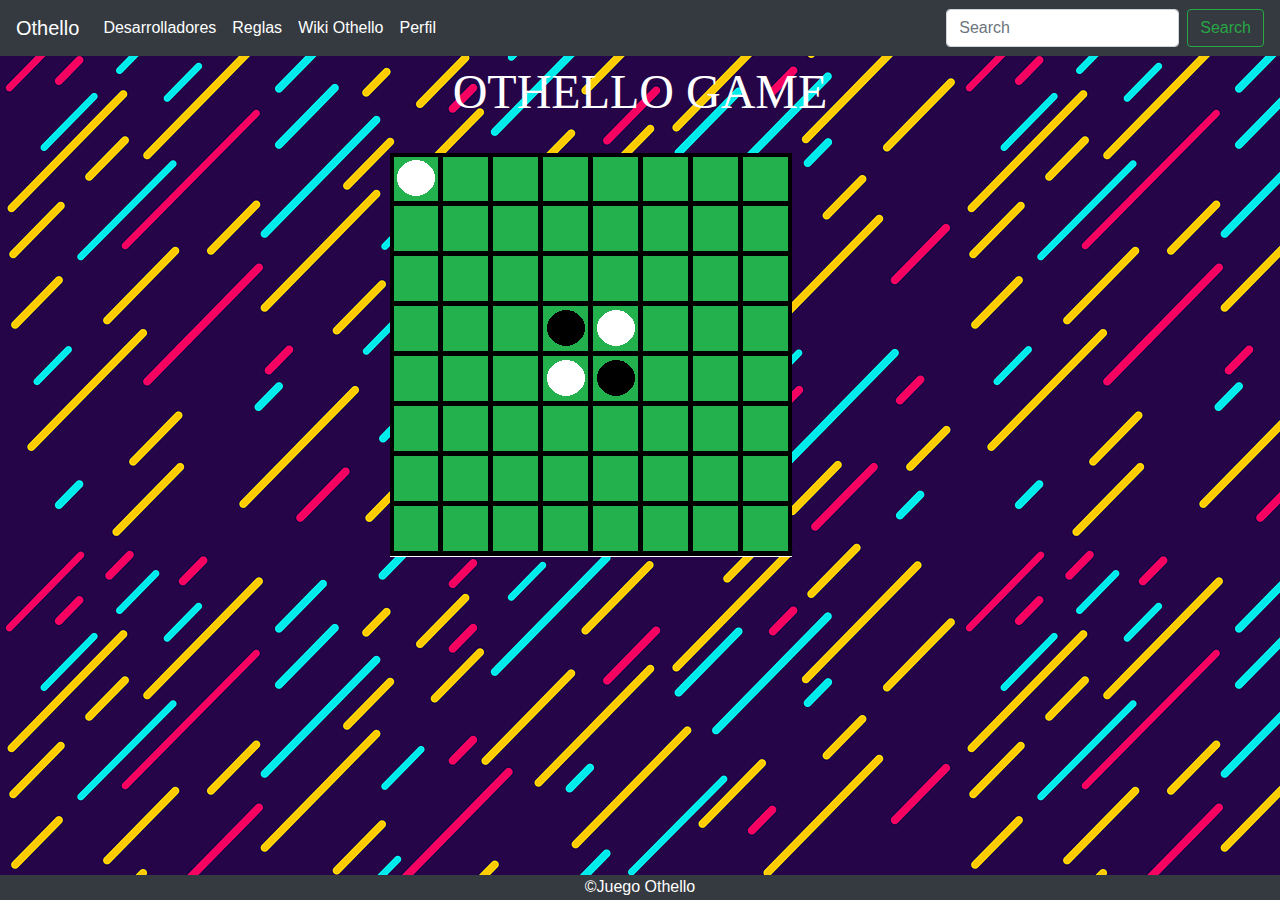
<file: public/index.html>
<html>

<head>
    <title>juego de Othello</title>
    <link rel="shortcut icon" href="imagenes/Ying.ico" />
    <link type="text/css" rel="stylesheet" href="css/bootstrap.min.css">
    <link type="text/css" rel="stylesheet" href="css/style.css">
</head>

<Body background="imagenes/Rayos.png">
    <nav class="navbar navbar-expand-lg navbar-dark bg-dark">
        <a class="navbar-brand" href="index.html">Othello</a>
        <button class="navbar-toggler" type="button" data-toggle="collapse" data-target="#navbarSupportedContent" aria-controls="navbarSupportedContent" aria-expanded="false" aria-label="Toggle navigation">
                      <span class="navbar-toggler-icon"></span>
                    </button>

        <div class="collapse navbar-collapse" id="navbarSupportedContent">
            <ul class="navbar-nav mr-auto">
                <li class="nav-item active">
                    <a class="nav-link" href="desarrolladores.html">Desarrolladores <span class="sr-only">(current)</span></a>
                </li>
                <li class="nav-item active">
                    <a class="nav-link" href="reglasothello.html"> Reglas <span class="sr-only">(current)</span></a>
                </li>
                <li class="nav-item active">
                    <a class="nav-link" href="https://es.wikipedia.org/wiki/Reversi"> Wiki Othello <span class="sr-only">(current)</span></a>
                </li>
                <li class="nav-item active">
                    <a class="nav-link" href="Perfil.html"> Perfil <span class="sr-only">(current)</span></a>
                </li>
            </ul>
            <form class="form-inline my-2 my-lg-0">
                <input class="form-control mr-sm-2" type="search" placeholder="Search" aria-label="Search">
                <button class="btn btn-outline-success my-2 my-sm-0" type="submit">Search</button>
            </form>
        </div>
    </nav>
    <font color="White" size="10px" face="Comic Sans">OTHELLO GAME</font>
    <div class="container main-container">
        <canvas id="fondo" width="500" height="500"></canvas>
    </div>
    <footer class="bg-dark">
        &copy;Juego Othello
    </footer>
    <canvas id="fondo" width="500" height="0"></canvas>
    <script src="JS/App.js"></script>
</Body>

</html>
</file>
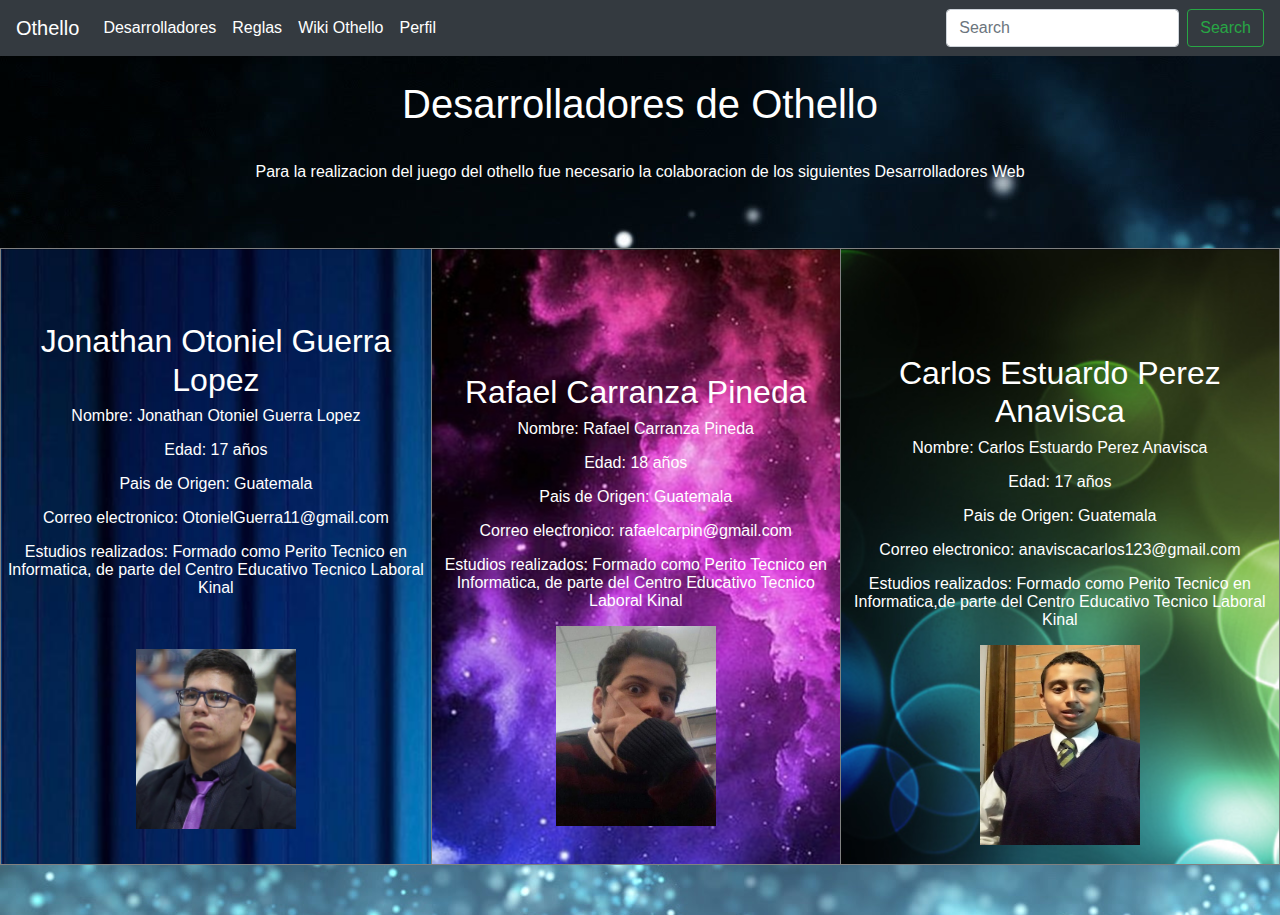
<file: public/desarrolladores.html>
<html>

<head>
    <link type="text/css" rel="stylesheet" href="css/bootstrap.min.css">
    <link type="text/css" rel="stylesheet" href="css/style.css">
    <link rel="shortcut icon" href="imagenes/Ying.ico" />
    <title>Desarrolladores</title>
</head>

<body background="imagenes/Estrellas.jpeg">
    <nav class="navbar navbar-expand-lg navbar-dark bg-dark">
        <a class="navbar-brand" href="index.html">Othello</a>
        <button class="navbar-toggler" type="button" data-toggle="collapse" data-target="#navbarSupportedContent" aria-controls="navbarSupportedContent" aria-expanded="false" aria-label="Toggle navigation">
                          <span class="navbar-toggler-icon"></span>
                        </button>

        <div class="collapse navbar-collapse" id="navbarSupportedContent">
            <ul class="navbar-nav mr-auto">
                <li class="nav-item active">
                    <a class="nav-link" href="desarrolladores.html">Desarrolladores <span class="sr-only">(current)</span></a>
                </li>
                <li class="nav-item active">
                    <a class="nav-link" href="reglasothello.html"> Reglas <span class="sr-only">(current)</span></a>
                </li>
                <li class="nav-item active">
                    <a class="nav-link" href="https://es.wikipedia.org/wiki/Reversi"> Wiki Othello <span class="sr-only">(current)</span></a>
                </li>
                <li class="nav-item active">
                    <a class="nav-link" href="Perfil.html"> Perfil <span class="sr-only">(current)</span></a>
                </li>
            </ul>
            <form class="form-inline my-2 my-lg-0">
                <input class="form-control mr-sm-2" type="search" placeholder="Search" aria-label="Search">
                <button class="btn btn-outline-success my-2 my-sm-0" type="submit">Search</button>
            </form>
        </div>
    </nav>
    <br/>
    <h1 align="center" style="color:#FFFFFF">Desarrolladores de Othello</h1>
    <br/>
    <p align="center" style="color:#FFFFFF">Para la realizacion del juego del othello fue necesario la colaboracion de los siguientes Desarrolladores Web </p>
    <br/>
    <br/>
    <table BORDER BGCOLOR="#AD83E9">
        <tr>
            <td class="first" style="background-image:url('imagenes/azul.jpg');">
                <h2 align="center" style="color:#FFFFFF">
                    <br/> Jonathan Otoniel Guerra Lopez
                </h2>
                <FONT FACE="arial">
                    <p align="center" style="color:#FFFFFF" ;>Nombre: Jonathan Otoniel Guerra Lopez</p>
                    <p align="center" style="color:#FFFFFF">Edad: 17 años</p>
                    <p align="center" style="color:#FFFFFF">Pais de Origen: Guatemala</p>
                    <p align="center" style="color:#FFFFFF">Correo electronico: OtonielGuerra11@gmail.com</p>
                    <p align="center" style="color:#FFFFFF">Estudios realizados: Formado como Perito Tecnico en Informatica, de parte del Centro Educativo Tecnico Laboral Kinal</p>
                    </p>
                </FONT>
                <br/>
                <br/>
                <center>
                    <img src="imagenes/Otoniel Guerra.jpg" width="160" height="180">
                </center>
            </td>
            <td class="second" style="background-image:url('imagenes/noche.jpg');">
                <h4 align="center" style="color:#FFFFFF">
                    <br/>
                    <br/>
                    <h2 align="center" style="color:#FFFFFF">
                        <br/> Rafael Carranza Pineda
                    </h2>
                </h4>
                <FONT FACE="arial">
                    <p align="center" style="color:#FFFFFF">Nombre: Rafael Carranza Pineda</p>
                    <p align="center" style="color:#FFFFFF">Edad: 18 años</p>
                    <p align="center" style="color:#FFFFFF">Pais de Origen: Guatemala</p>
                    <p align="center" style="color:#FFFFFF">Correo electronico: rafaelcarpin@gmail.com</p>
                    <p align="center" style="color:#FFFFFF">Estudios realizados: Formado como Perito Tecnico en Informatica, de parte del Centro Educativo Tecnico Laboral Kinal</p>
                    </p>
                </FONT>
                <center>
                    <img src="imagenes/Rafael Carranza.jpg" width="160" height="200">
                </center>
                <br/>
            </td>
            <td class="third" style="background-image:url('imagenes/burbujas.jpg');">
                <h4 align="center" style="color:#FFFFFF">
                    <br/>
                    <br/>
                    <h2 align="center" style="color:#FFFFFF">
                        <br/> Carlos Estuardo Perez Anavisca
                    </h2>
                </h4>
                <FONT FACE="arial">
                    <p align="center" style="color:#FFFFFF">Nombre: Carlos Estuardo Perez Anavisca</p>
                    <p align="center" style="color:#FFFFFF">Edad: 17 años</p>
                    <p align="center" style="color:#FFFFFF">Pais de Origen: Guatemala</p>
                    <p align="center" style="color:#FFFFFF">Correo electronico: anaviscacarlos123@gmail.com</p>
                    <p align="center" style="color:#FFFFFF">Estudios realizados: Formado como Perito Tecnico en Informatica,de parte del Centro Educativo Tecnico Laboral Kinal</p>
                    </p>
                </FONT>
                <center>
                    <img src="imagenes/Carlos Anavisca.jpg" width="160" height="200">
                </center>
                <br/>
            </td>
        </tr>
    </table>
</body>

</html>
</file>
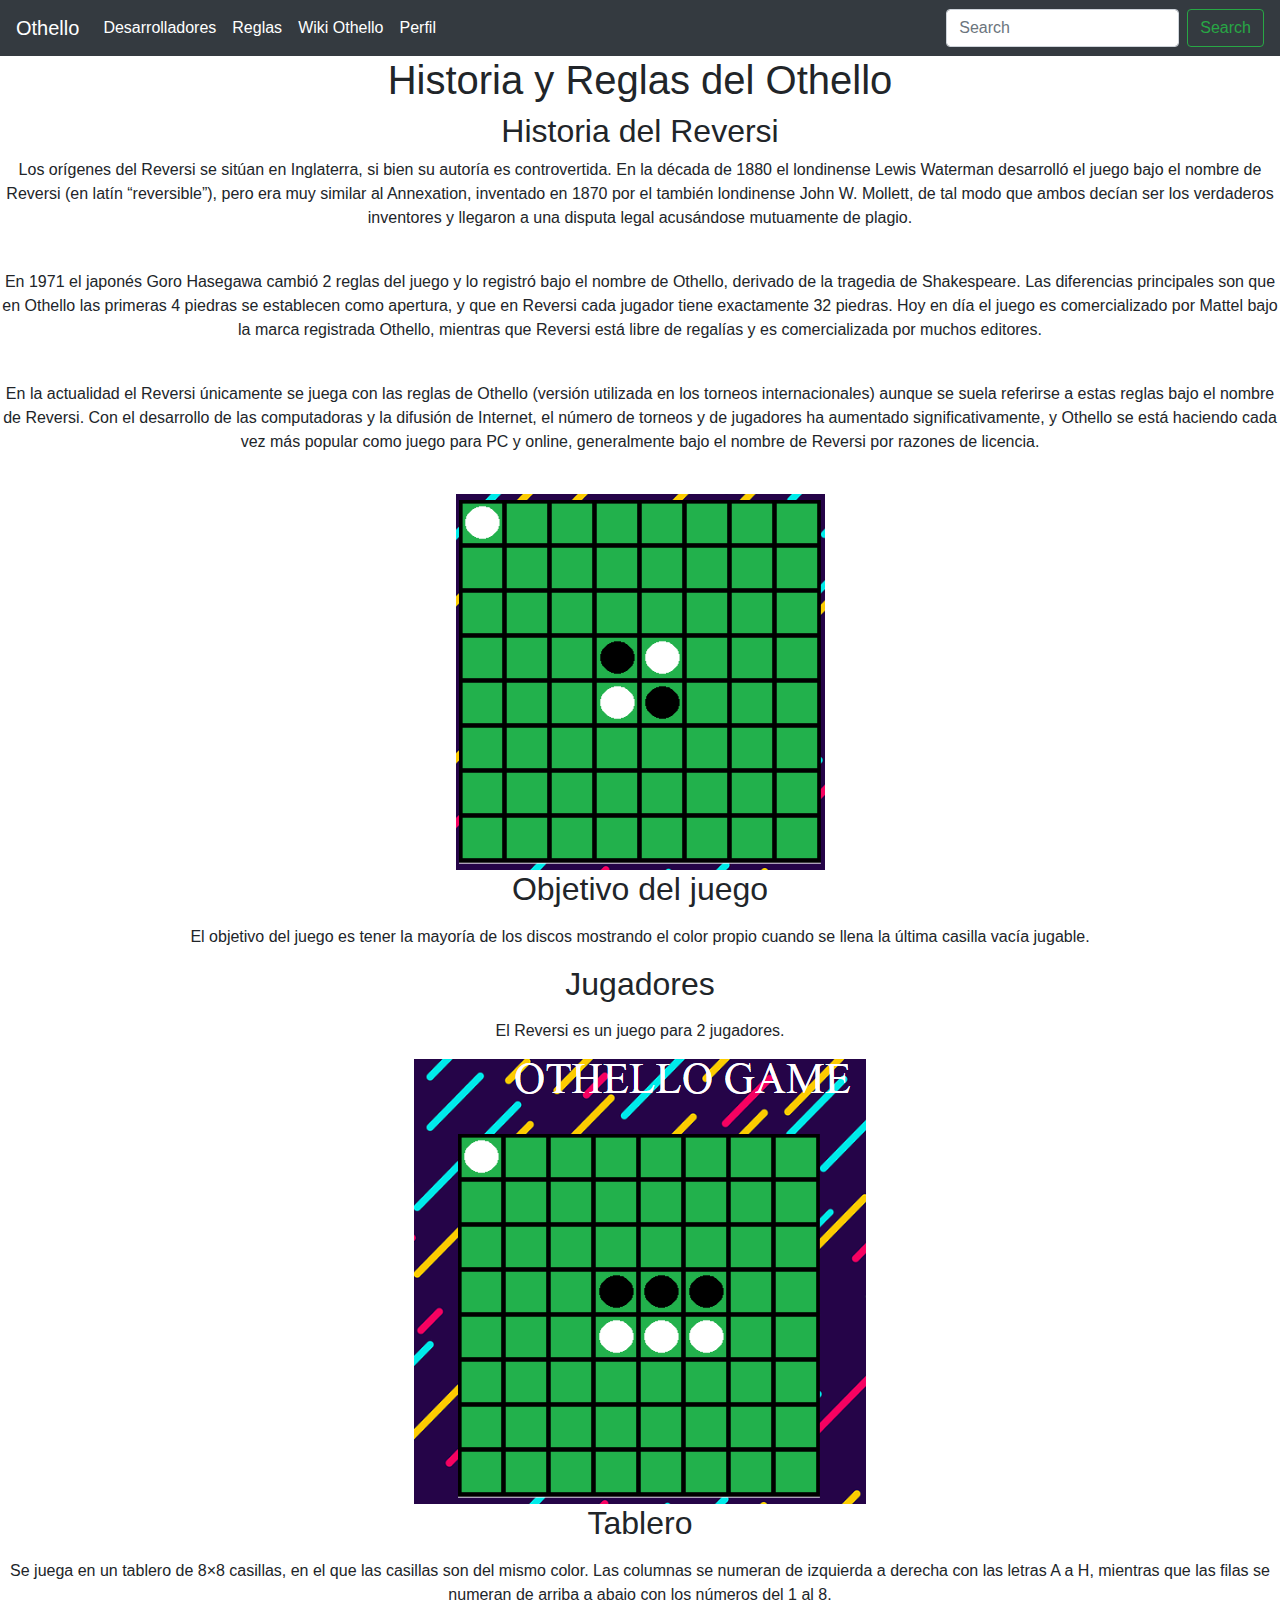
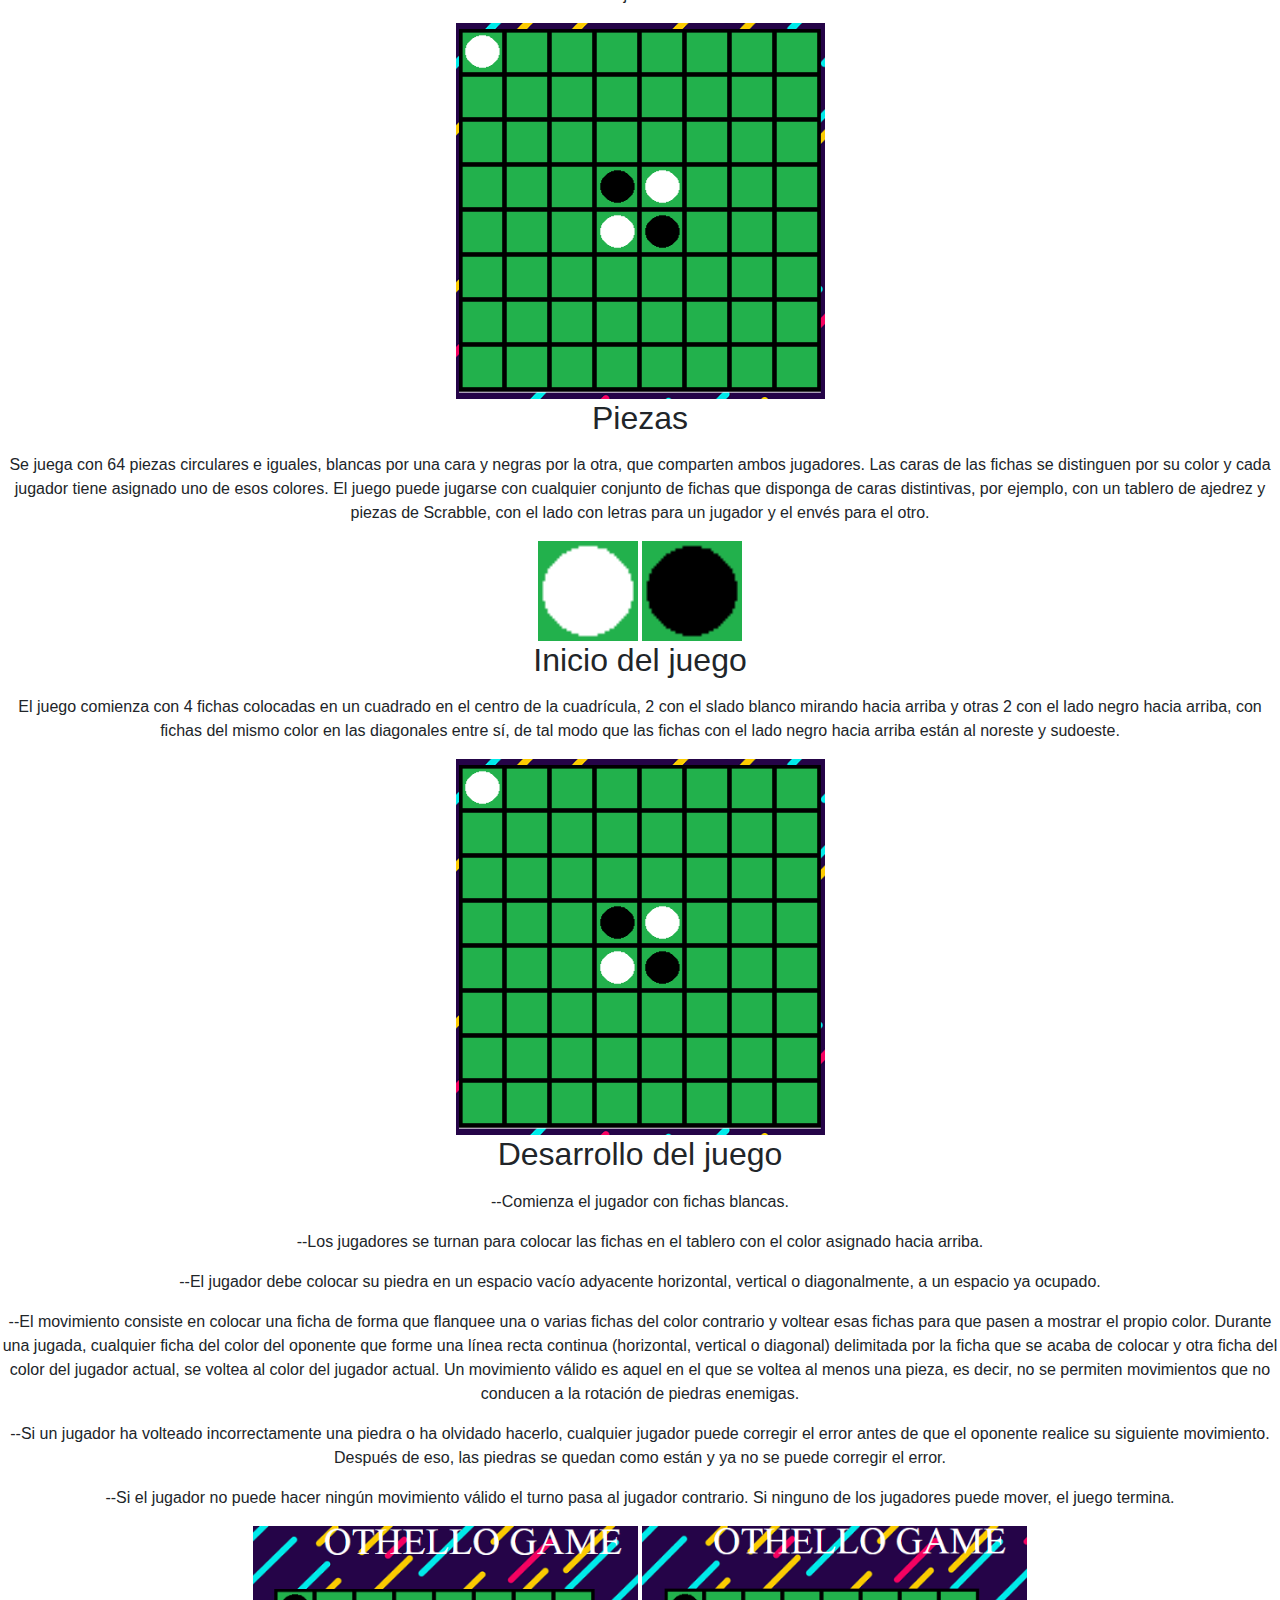
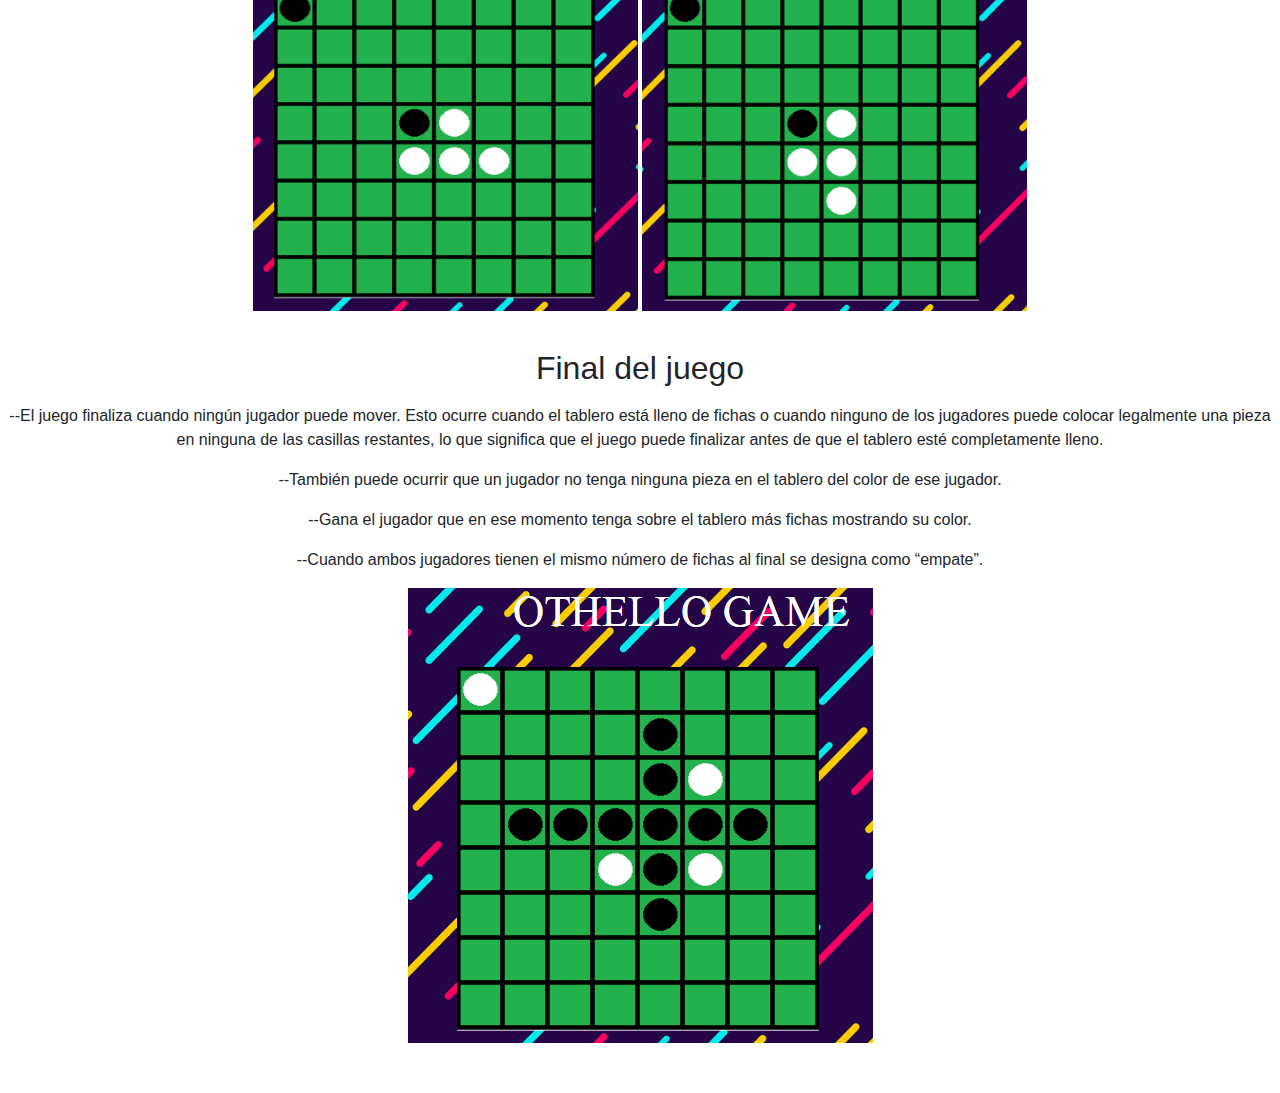
<file: public/reglasothello.html>
<html>

<head>
    <link type="text/css" rel="stylesheet" href="css/bootstrap.min.css">
    <link type="text/css" rel="stylesheet" href="css/style.css">
    <link rel="shortcut icon" href="imagenes/Ying.ico" />
    <title>Reglas del Juego</title>
</head>

<body bgcolor="#E6E6E6">
    <nav class="navbar navbar-expand-lg navbar-dark bg-dark">
        <a class="navbar-brand" href="index.html">Othello</a>
        <button class="navbar-toggler" type="button" data-toggle="collapse" data-target="#navbarSupportedContent" aria-controls="navbarSupportedContent" aria-expanded="false" aria-label="Toggle navigation">
                                      <span class="navbar-toggler-icon"></span>
                                    </button>

        <div class="collapse navbar-collapse" id="navbarSupportedContent">
            <ul class="navbar-nav mr-auto">
                <li class="nav-item active">
                    <a class="nav-link" href="desarrolladores.html">Desarrolladores <span class="sr-only">(current)</span></a>
                </li>
                <li class="nav-item active">
                    <a class="nav-link" href="reglasothello.html"> Reglas <span class="sr-only">(current)</span></a>
                </li>
                <li class="nav-item active">
                    <a class="nav-link" href="https://es.wikipedia.org/wiki/Reversi"> Wiki Othello <span class="sr-only">(current)</span></a>
                </li>
                <li class="nav-item active">
                    <a class="nav-link" href="Perfil.html"> Perfil <span class="sr-only">(current)</span></a>
                </li>
            </ul>
            <form class="form-inline my-2 my-lg-0">
                <input class="form-control mr-sm-2" type="search" placeholder="Search" aria-label="Search">
                <button class="btn btn-outline-success my-2 my-sm-0" type="submit">Search</button>
            </form>
        </div>
    </nav>
    <h1 align="center"> Historia y Reglas del Othello </h1>
    <h2 align="center"> Historia del Reversi</h2>
    <p align="center">Los orígenes del Reversi se sitúan en Inglaterra, si bien su autoría es controvertida. En la década de 1880 el londinense Lewis Waterman desarrolló el juego bajo el nombre de Reversi (en latín “reversible”), pero era muy similar al Annexation, inventado
        en 1870 por el también londinense John W. Mollett, de tal modo que ambos decían ser los verdaderos inventores y llegaron a una disputa legal acusándose mutuamente de plagio.</p> <br/>

    <p align="center">En 1971 el japonés Goro Hasegawa cambió 2 reglas del juego y lo registró bajo el nombre de Othello, derivado de la tragedia de Shakespeare. Las diferencias principales son que en Othello las primeras 4 piedras se establecen como apertura, y que en
        Reversi cada jugador tiene exactamente 32 piedras. Hoy en día el juego es comercializado por Mattel bajo la marca registrada Othello, mientras que Reversi está libre de regalías y es comercializada por muchos editores.</p><br/>

    <p align="center">En la actualidad el Reversi únicamente se juega con las reglas de Othello (versión utilizada en los torneos internacionales) aunque se suela referirse a estas reglas bajo el nombre de Reversi. Con el desarrollo de las computadoras y la difusión de
        Internet, el número de torneos y de jugadores ha aumentado significativamente, y Othello se está haciendo cada vez más popular como juego para PC y online, generalmente bajo el nombre de Reversi por razones de licencia.</p><br/>
    <center>
        <img src="imagenes/tableroothello.png">
    </center>
    <h2>
        <p align="center">Objetivo del juego</p>
    </h2>
    <p align="center">El objetivo del juego es tener la mayoría de los discos mostrando el color propio cuando se llena la última casilla vacía jugable.</p>
    <h2>
        <p align="center">Jugadores</p>
    </h2>
    <p align="center">El Reversi es un juego para 2 jugadores.</p>
    <center>
        <img src="imagenes/fichanegrablanca.png">
    </center>
    <h2>
        <p align="center">Tablero</p>
    </h2>
    <p align="center">Se juega en un tablero de 8×8 casillas, en el que las casillas son del mismo color. Las columnas se numeran de izquierda a derecha con las letras A a H, mientras que las filas se numeran de arriba a abajo con los números del 1 al 8.</p>
    <center>
        <img src="imagenes/tableroothello.png">
    </center>
    <h2>
        <p align="center">Piezas</p>
    </h2>
    <p align="center">Se juega con 64 piezas circulares e iguales, blancas por una cara y negras por la otra, que comparten ambos jugadores. Las caras de las fichas se distinguen por su color y cada jugador tiene asignado uno de esos colores. El juego puede jugarse con
        cualquier conjunto de fichas que disponga de caras distintivas, por ejemplo, con un tablero de ajedrez y piezas de Scrabble, con el lado con letras para un jugador y el envés para el otro.</p>
    <center>
        <img src="imagenes/FichaBlanca.png" width="100" height="100">
        <img src="imagenes/FichaNegra.png" width="100" height="100">
    </center>
    <h2>
        <p align="center">Inicio del juego</p>
    </h2>
    <p align="center">El juego comienza con 4 fichas colocadas en un cuadrado en el centro de la cuadrícula, 2 con el slado blanco mirando hacia arriba y otras 2 con el lado negro hacia arriba, con fichas del mismo color en las diagonales entre sí, de tal modo que las
        fichas con el lado negro hacia arriba están al noreste y sudoeste.</p>
    <center>
        <img src="imagenes/tableroothello.png">
    </center>
    <h2>
        <p align="center">Desarrollo del juego</p>
    </h2>
    <p align="center">--Comienza el jugador con fichas blancas.</p>
    <p align="center">--Los jugadores se turnan para colocar las fichas en el tablero con el color asignado hacia arriba.</p>
    <p align="center">--El jugador debe colocar su piedra en un espacio vacío adyacente horizontal, vertical o diagonalmente, a un espacio ya ocupado.</p>
    <p align="center">--El movimiento consiste en colocar una ficha de forma que flanquee una o varias fichas del color contrario y voltear esas fichas para que pasen a mostrar el propio color. Durante una jugada, cualquier ficha del color del oponente que forme una línea
        recta continua (horizontal, vertical o diagonal) delimitada por la ficha que se acaba de colocar y otra ficha del color del jugador actual, se voltea al color del jugador actual. Un movimiento válido es aquel en el que se voltea al menos una pieza,
        es decir, no se permiten movimientos que no conducen a la rotación de piedras enemigas.</p>
    <p align="center">--Si un jugador ha volteado incorrectamente una piedra o ha olvidado hacerlo, cualquier jugador puede corregir el error antes de que el oponente realice su siguiente movimiento. Después de eso, las piedras se quedan como están y ya no se puede corregir
        el error.</p>
    <p align="center">--Si el jugador no puede hacer ningún movimiento válido el turno pasa al jugador contrario. Si ninguno de los jugadores puede mover, el juego termina.</p>
    <center>
        <img src="imagenes/horizontal.png" width="385" height="385">


        <img src="imagenes/vertical.png" width="385" height="385">
    </center>
    <h2>
        <p align="center"><br/>Final del juego</p>
    </h2>
    <p align="center">--El juego finaliza cuando ningún jugador puede mover. Esto ocurre cuando el tablero está lleno de fichas o cuando ninguno de los jugadores puede colocar legalmente una pieza en ninguna de las casillas restantes, lo que significa que el juego puede
        finalizar antes de que el tablero esté completamente lleno.</p>
    <p align="center">--También puede ocurrir que un jugador no tenga ninguna pieza en el tablero del color de ese jugador.
        <p align="center">--Gana el jugador que en ese momento tenga sobre el tablero más fichas mostrando su color.</p>
        <p align="center">--Cuando ambos jugadores tienen el mismo número de fichas al final se designa como “empate”.</p>
        <center>
            <img src="imagenes/jugada.png">
        </center>
</body>

</html>
</file>
<file: public/css/style.css>
body{
    padding-bottom: 50px;
    text-align: center;
}
.main-container{
    margin-top: 25px;
}
footer{
    color: white;
    position: fixed;
    bottom: 0px;
    width: 100%;
    text-align: center;
    height: 25px;
}
</file>
